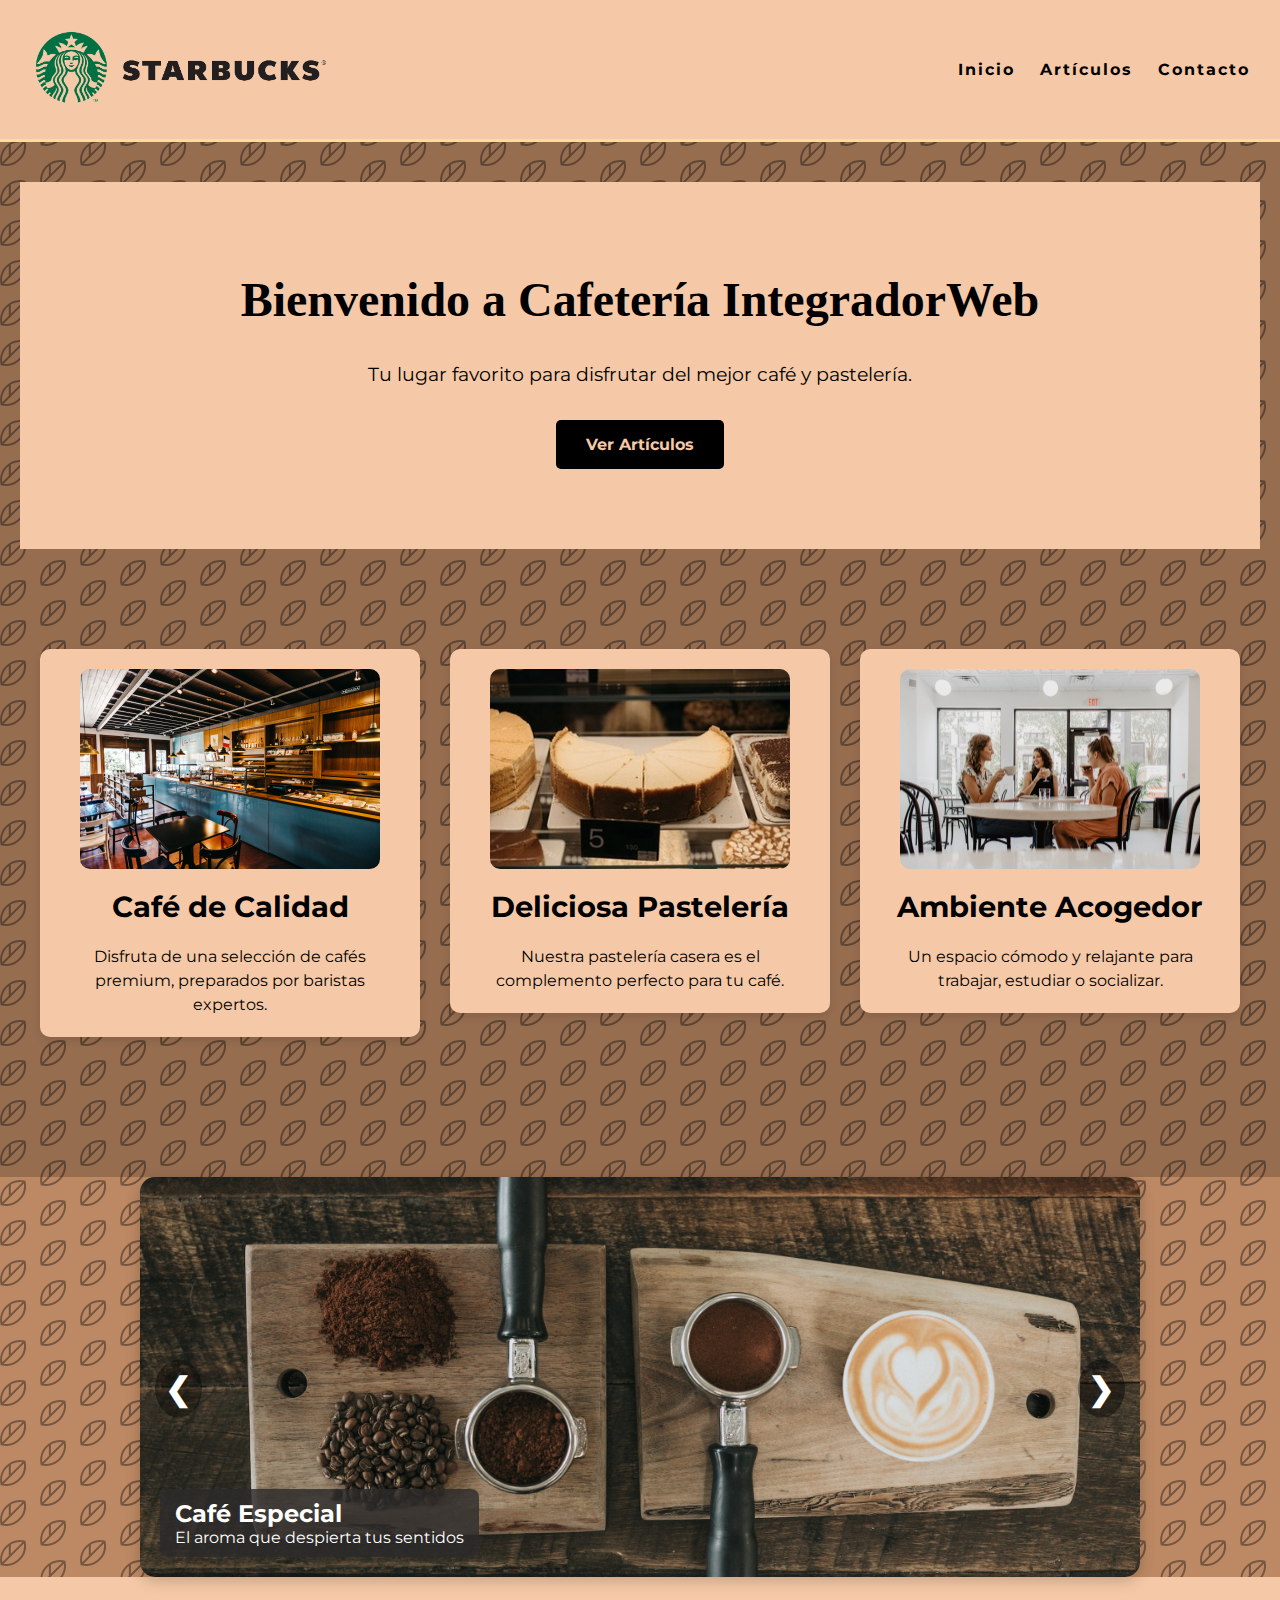
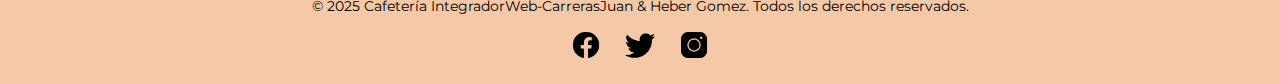
<file: index.html>
<!DOCTYPE html>
<html lang="es">
  <head>
    <meta charset="UTF-8" />
    <meta name="viewport" content="width=device-width, initial-scale=1.0" />
    <title>IntegradorWeb-Cafeteria</title>
    <link rel="stylesheet" href="css/estilo.css" />
    <link href="https://fonts.googleapis.com/css2?family=Montserrat:wght@500;700&display=swap" rel="stylesheet">
  </head>
  <body>
    <div class="wrapper">
    <!-- navbar -->
    <header>
      <nav class="navbar">
        <div class="logo"><img src="./img/logaso.png" alt="Logo Cafetería" /></div>
            <!-- Botón hamburguesa -->
          <button class="menu-toggle" aria-label="Abrir menú">
              ☰
             </button>
        <ul class="nav-links">
          <li><a href="index.html">Inicio</a></li>
          <li><a href="enlaces/articulos.html">Artículos</a></li>
          <li><a href="enlaces/contactos.html">Contacto</a></li>
        </ul>
      </nav>
    </header>
    <!-- main -->
    <main>
      <section class="hero">
        <h1>Bienvenido a Cafetería IntegradorWeb</h1>
        <p>Tu lugar favorito para disfrutar del mejor café y pastelería.</p>
        <a href="enlaces/articulos.html" class="btn">Ver Artículos</a>
      </section>
      <section class="features">
        <div class="feature">
          <img src="img/blog-2.jpg" alt="Café" />
          <h2>Café de Calidad</h2>
          <p>
            Disfruta de una selección de cafés premium, preparados por baristas
            expertos.
          </p>
        </div>
        <div class="feature">
          <img src="img/pasteleria.jpg" alt="Pastelería" />
          <h2>Deliciosa Pastelería</h2>
          <p>
            Nuestra pastelería casera es el complemento perfecto para tu café.
          </p>
        </div>
        <div class="feature">
          <img src="img/blog-1.jpg" alt="Ambiente" />
          <h2>Ambiente Acogedor</h2>
          <p>
            Un espacio cómodo y relajante para trabajar, estudiar o socializar.
          </p>
        </div>
      </section>
    </main>
    <!-- Carrusel -->
    <section class="carousel-section">
  <div class="carousel">

    <!-- Como El enunciado dice generar el carrusel con los slider desde un array por ende estos div no son necesarios -->
     <!-- Explicacion en carousel.js -->

     
    <!-- <div class="carousel-item active">
      <img src="img/gallery1.jpg" alt="Café especial" />
      <div class="carousel-caption">
        <h2>Café Especial</h2>
        <p>El aroma que despierta tus sentidos</p>
      </div>
    </div>
    <div class="carousel-item">
      <img src="img/gallery2.jpg" alt="Pastelería fresca" />
      <div class="carousel-caption">
        <h2>La mejor Calidad</h2>
        <p>Granos tratados y el mejor proceso de selección.</p>
      </div>
    </div>
    <div class="carousel-item">
      <img src="img/gallery3.jpg" alt="Ambiente" />
      <div class="carousel-caption">
        <h2>Con la mejor preparación</h2>
        <p>Baristas expertos a tu servicio.</p>
      </div>
    </div> -->
        <!-- Botones de control -->
    <button class="carousel-btn prev">&#10094;</button>
    <button class="carousel-btn next">&#10095;</button>
  </div>
    </section>
    <!-- footer -->
    <footer>
      <p>&copy; 2025 Cafetería IntegradorWeb-CarrerasJuan & Heber Gomez. Todos los derechos reservados.</p>
      <div class="social-media">
        <a href=""><img src="img/icons8-fb-50.png" alt="Facebook" /></a>
        <a href="#"><img src="img/icons8-twitter-50.png" alt="Twitter" /></a>
        <a href="#"><img src="img/icons8-instagram-50.png" alt="Instagram" /></a>
      </div>
    </footer>
    </div>
    <!-- Scripts -->
    <script src="js/carousel.js"></script>
    <script src="js/scrollreveal.js"></script>
  </body>
</html>
</file>
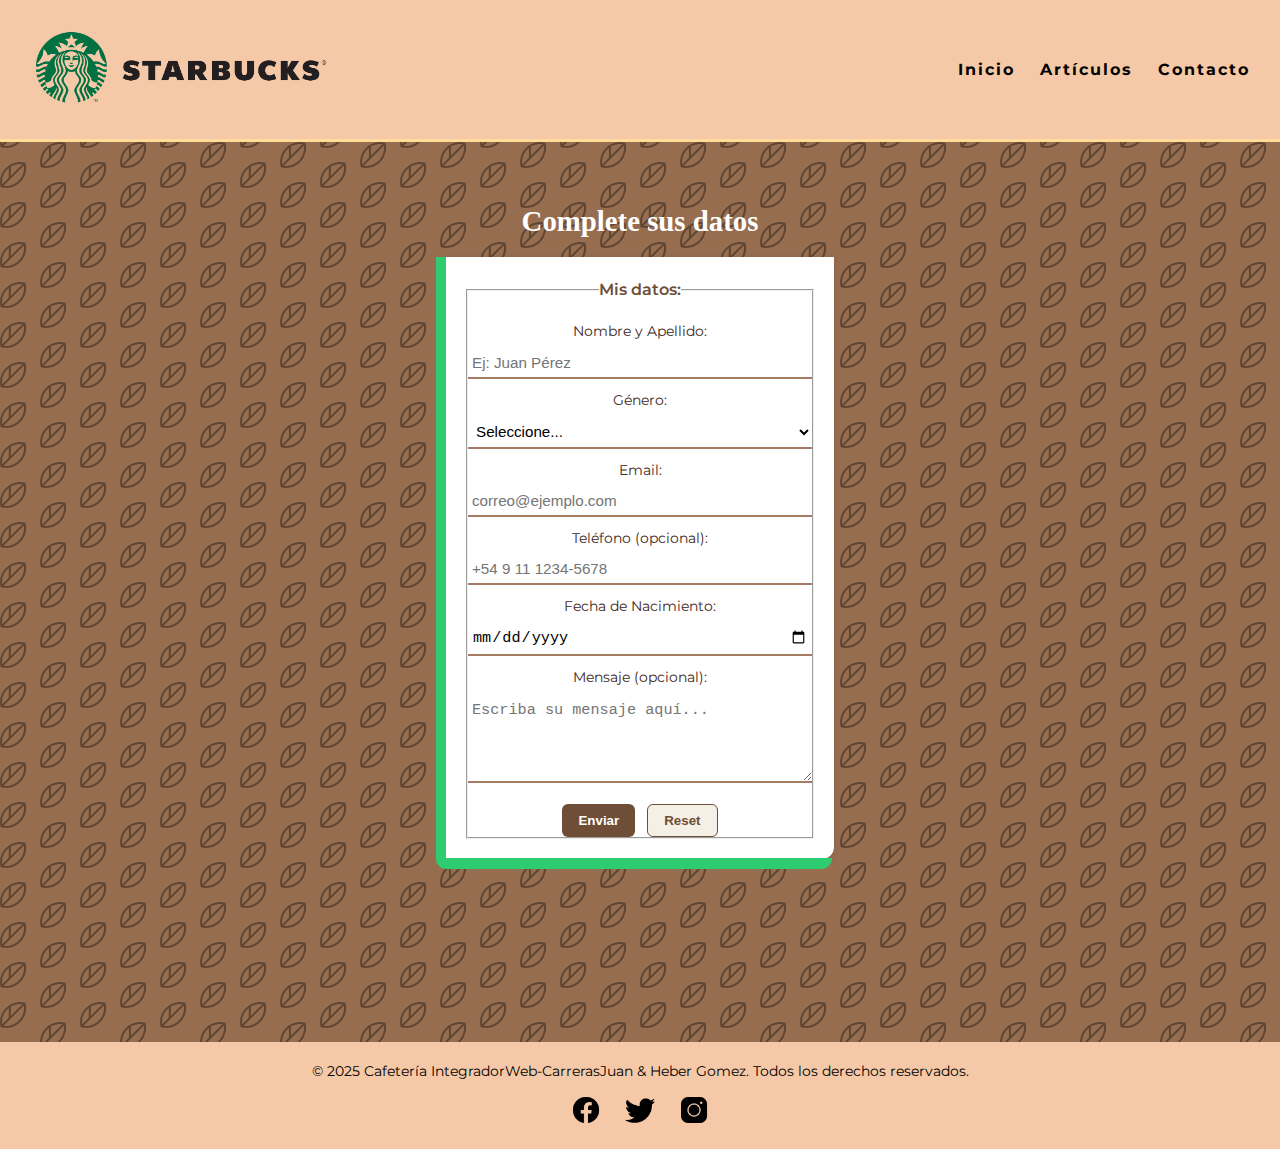
<file: enlaces/contactos.html>
<!DOCTYPE html>
<html lang="es">

<head>
  <meta charset="UTF-8" />
  <meta name="viewport" content="width=device-width, initial-scale=1.0" />
  <title>Contacto</title>
  <link rel="stylesheet" href="../css/estilo.css" />
  <link href="https://fonts.googleapis.com/css2?family=Montserrat:wght@500;700&display=swap" rel="stylesheet" />
</head>

<body>
  <!-- Navbar -->
  <header>
    <nav class="navbar">
      <div class="logo"> <a href="../index.html">
          <img src="../img/logaso.png" alt="Logo Cafetería" />
        </a>
      </div>
      <button class="menu-toggle" aria-label="Abrir menú">☰</button>
      <ul class="nav-links">
        <li><a href="../index.html">Inicio</a></li>
        <li><a href="articulos.html">Artículos</a></li>
        <li><a href="contactos.html">Contacto</a></li>
      </ul>
    </nav>
  </header>
  <!-- formulario -->
  <main class="wrapper">
    <section class="contacto">
      <div class="container">
        <h1>Complete sus datos</h1>

        <form class="card" id="contactoForm" novalidate>
          <fieldset>
            <legend>Mis datos:</legend>

            <!-- Nombre -->
            <label for="nombre">Nombre y Apellido:</label>
            <input id="nombre" name="nombre" type="text" placeholder="Ej: Juan Pérez" required minlength="10"
              maxlength="50" />
            <div class="help" id="help-nombre"></div>

            <!-- Género -->
            <label for="genero">Género:</label>
            <select id="genero" name="genero" required>
              <option value="" disabled selected>Seleccione...</option>
              <option value="masculino">Masculino</option>
              <option value="femenino">Femenino</option>
              <option value="otro">Otro</option>
            </select>
            <div class="help" id="help-genero"></div>

            <!-- Email -->
            <label for="email">Email:</label>
            <input id="email" name="email" type="email" placeholder="correo@ejemplo.com" required />
            <div class="help" id="help-email"></div>

            <!-- Teléfono -->
            <label for="telefono">Teléfono (opcional):</label>
            <input id="telefono" name="telefono" type="tel" placeholder="+54 9 11 1234-5678" />
            <div class="help" id="help-telefono"></div>

            <!-- Fecha -->
            <label for="nacimiento">Fecha de Nacimiento:</label>
            <input id="nacimiento" name="nacimiento" type="date" required min="1900-09-24" max="2025-09-24" />
            <div class="help" id="help-nacimiento"></div>

            <!-- Mensaje -->
            <label for="mensaje">Mensaje (opcional):</label>
            <textarea id="mensaje" name="mensaje" placeholder="Escriba su mensaje aquí..."></textarea>
            <div class="help" id="help-mensaje"></div>

            <div class="actions">
              <button type="submit">Enviar</button>
              <button type="reset">Reset</button>
            </div>
            <!-- Resultado de envío -->
            <div class="resultado-envio"></div>
          </fieldset>
        </form>
    </section>
  </main>

  <!-- footer -->
  <footer>
    <p>
      &copy; 2025 Cafetería IntegradorWeb-CarrerasJuan & Heber Gomez. Todos
      los derechos reservados.
    </p>
    <div class="social-media">
      <a href=""><img src="../img/icons8-fb-50.png" alt="Facebook" /></a>
      <a href="#"><img src="../img/icons8-twitter-50.png" alt="Twitter" /></a>
      <a href="#"><img src="../img/icons8-instagram-50.png" alt="Instagram" /></a>
    </div>
  </footer>
  <script src="../js/form.js"></script>
</body>

</html>
</file>
<file: css/estilo.css>
/* Wrapper para el contenido principal */
.wrapper {
  background-color: #bd8964;
  background-image:  url("data:image/svg+xml,%3Csvg xmlns='http://www.w3.org/2000/svg' viewBox='0 0 80 40' width='80' height='40'%3E%3Cpath fill='%23090909' fill-opacity='0.4' d='M0 40a19.96 19.96 0 0 1 5.9-14.11 20.17 20.17 0 0 1 19.44-5.2A20 20 0 0 1 20.2 40H0zM65.32.75A20.02 20.02 0 0 1 40.8 25.26 20.02 20.02 0 0 1 65.32.76zM.07 0h20.1l-.08.07A20.02 20.02 0 0 1 .75 5.25 20.08 20.08 0 0 1 .07 0zm1.94 40h2.53l4.26-4.24v-9.78A17.96 17.96 0 0 0 2 40zm5.38 0h9.8a17.98 17.98 0 0 0 6.67-16.42L7.4 40zm3.43-15.42v9.17l11.62-11.59c-3.97-.5-8.08.3-11.62 2.42zm32.86-.78A18 18 0 0 0 63.85 3.63L43.68 23.8zm7.2-19.17v9.15L62.43 2.22c-3.96-.5-8.05.3-11.57 2.4zm-3.49 2.72c-4.1 4.1-5.81 9.69-5.13 15.03l6.61-6.6V6.02c-.51.41-1 .85-1.48 1.33zM17.18 0H7.42L3.64 3.78A18 18 0 0 0 17.18 0zM2.08 0c-.01.8.04 1.58.14 2.37L4.59 0H2.07z'%3E%3C/path%3E%3C/svg%3E");
  background-repeat: repeat;
  min-height: 100vh;
  position: relative; 
}
/* Asegurar que las secciones no tapen el fondo */
header,
main,
.carousel-section,
footer {
  background-color: transparent;
}

/* Texto legible sobre fondo */
header, main, footer, .carousel-caption {
  color:#bd8964;
  background-color: rgba(44, 43, 43, 0.8);
}
/* --- Reset básico --- */ 
* { margin: 0; padding: 0; box-sizing: border-box; } 
    body { font-family: 'Poppins', sans-serif;background-color: #bd8964;}

/* --- Header/Nav --- */ 
.nav-links { 
  list-style: none; 
  display: flex; 
  gap: 25px; 
}

.nav-links a { 
  text-decoration: none; 
  color: #000; 
  font-family: 'Montserrat', sans-serif;  
  font-weight: 700;  
  letter-spacing: 2px; 
  transition: color 0.3s ease; 
}

.nav-links a:hover { 
  color: #13923e; 
}
/* responsive del nav + menu de hamburguesa*/
.menu-toggle {
  display: none;
  font-size: 2rem;
  cursor: pointer;
  background: none;
  border: none;
  color: #000;
  z-index: 10000; /* se asegura de que quede arriba */
  position: relative;
}

@media (max-width: 768px) {
  .menu-toggle {
    display: block;
  }

  .nav-links {
  display: none;
  flex-direction: column;
  background: #f5c9a7;
  position: fixed;   
  top: 0;
  right: 0;              
  width: 250px;  
  height: 100vh;   
  padding: 40px 20px;
  z-index: 9999;      
  border-radius: 0; 
  }

  .nav-links.active {
    display: flex;
  }

  .navbar .logo img {
    height: 70px; /* achica logo en mobile */
  }
    .navbar {
    justify-content: space-between; /* logo izq - hamburguesa der */
    padding: 20px;
  }

  .navbar .logo {
    position: static;   /* deja de ser absolute */
    transform: none;
  }

  .menu-toggle {
    margin-left: auto; /* asegura hamburguesa a la derecha */
    z-index: 20;
  }
}
/* logo */
.navbar {
  position: relative;
  display: flex;
  justify-content: flex-end; /* los links a la derecha */
  align-items: center;
  padding: 60px 30px;
  border-bottom: 3px solid #ffdd99;
  background-color: #f5c9a7;
}

.navbar .logo {
  position: absolute; 
  left: 20px;          
  top: 50%; 
  transform: translateY(-50%);
  z-index: 10;  
}

.navbar .logo img {
  height: 100px;       /* tamaño grande sin afectar navbar */
  width: auto;
}
/* --- Main --- */ 
main {
  position: relative; /* necesario para que main::before esté contenido */
  padding: 40px 20px;
  text-align: center;
  background-color: transparent; /* <-- importante: deja ver el pattern */
  color: #fffaf3;

}
main::before {
  content: "";
  position: absolute;
  inset: 0; 
  background: rgba(0,0,0,0.2);
  z-index: 0; /* queda detrás de main * */
  pointer-events: none;
}

main * {
  position: relative;
  z-index: 1;
} 

/* --- Section (Carrusel) --- */ 
.carousel-section {
  position: relative;
  width: 90%;
  max-width: 1000px;
  margin: 0px auto;     /* separación desde main y hacia footer */
  border-radius: 15px;
  overflow: hidden;
  box-shadow: 0 4px 15px rgba(0,0,0,0.2);
  min-height: 320px;
  background-color: transparent; /* <-- importante: deja ver el pattern */
  z-index: 1; /* se sitúa por encima del pseudo-elemento de main */
}

.carousel-item .overlay {
  position: absolute;
  inset: 0;
  background: rgba(0,0,0,0.12); /* opcional */
  z-index: 1;
}

.carousel-item,
.carousel-caption {
  z-index: 2;
  position: absolute; /* caption ya lo tenía */
}
.carousel-item img {
  width: 100%;
  height: 100%;
  object-fit: cover;
  display: block;
}
@media (max-width: 768px) {
  .carousel-section {
    min-height: 240px;
    margin: 20px auto;
    }
}
/*carousel*/
.carousel-section {
  position: relative;
  width: 90%;
  max-width: 1000px;
  border-radius: 15px;
  overflow: hidden;
  box-shadow: 0 4px 15px rgba(0,0,0,0.2);
  height: 400px;
}

.carousel-item {
  position: absolute;
  top: 0;
  left: 0;
  width: 100%;
  height: 100%;
  opacity: 0;
  transition: opacity 0.6s ease, transform 0.6s ease;
}

.carousel-item.active {
  opacity: 1;
  z-index: 2;
}

.carousel-item img {
  width: 100%;
  height: 100%;
  object-fit: cover;
  display: block;
}

.carousel-caption {
  position: absolute;
  bottom: 20px;
  left: 20px;
  color: #ffffff;
   font-family: 'Montserrat', sans-serif;
  background: #f5c9a7(0,0,0,0.35);
  padding: 10px 15px;
  border-radius: 8px;
  max-width: 60%;
}

@media (max-width: 768px) {
  .carousel-section {
    height: 250px;
  }
  .carousel-caption {
    font-size: 0.85rem;
    max-width: 80%;
    padding: 5px 10px;
  }
}
@media (max-width: 480px) {
  .carousel-caption {
    font-size: 0.75rem;
    max-width: 95%;
    left: 10px;
    bottom: 10px;
  }
}

/* --- Footer --- */ 
footer {
  background-color: #f5c9a7; 
  color: #000000;          
  text-align: center;
  padding: 20px 0;
}

footer p {
  margin-bottom: 15px;
  font-family: 'Montserrat', sans-serif;
  font-size: 0.9rem;
}

footer .social-media a {
  margin: 0 10px;
  display: inline-block;
  text-decoration: none; /* elimina subrayado */
  color: #000000;
}

footer .social-media a img {
  width: 30px;  /* tamaño de los íconos */
  height: 30px;
  transition: transform 0.3s ease;
}

footer .social-media a:hover img {
  transform: scale(1.1); /* efecto al pasar el mouse */
}
/* --- Responsive --- */ 
@media (max-width: 768px) { 
    .navbar { flex-direction: column; gap: 15px; } 
    .nav-links { flex-direction: column; gap: 10px; } 
    main h1 { font-size: 2rem; } 
    main p { font-size: 1rem; } 
    .carousel { flex-direction: column; } 
    .carousel img { width: 100%; } 
}
/* imagenes */
 .feature img {
  width: 100%;         
  max-width: 300px;    
  height: 200px;       
  object-fit: cover;   
  border-radius: 10px;
  display: block;
  margin: 0 auto 15px; 
} 
 /* ScrollReveal */
 .features {
  display: flex;
  justify-content: space-between;
  align-items: flex-start;
  gap: 20px;
  margin: 40px 0;
}

/* Estilo base de cada feature */
.feature {
  opacity: 0;
  width: 30%;
  transition: all 1s ease-out;
}

/* Posiciones iniciales según orden */
.feature:nth-child(1) {
  transform: translateX(-100px); 
}
.feature:nth-child(2) {
  transform: translateX(100px); 
}
.feature:nth-child(3) {
  transform: translateX(-100px); 
}

/* Clase para mostrar cuando aparezca */
.feature.show {
  opacity: 1;
  transform: translateX(0);
}

/* Responsive */
@media (max-width: 768px) {
  .features {
    flex-direction: column;
    align-items: center;
  }

  .feature {
    width: 80%;
    transform: translateX(0) !important; /* ignora izquierda/derecha */
  }
}


/* Botones de control */
.carousel-btn {
  position: absolute;
  top: 50%;
  transform: translateY(-30%);
  background: rgba(0,0,0,0.4);
  color: #fff;
  border: none;
  font-size: 2rem;
  padding: 10px;
  cursor: pointer;
  border-radius: 50%;
  z-index: 3;
  transition: background 0.3s;
}

.carousel-btn:hover {
  background: rgba(0,0,0,0.7);
}

.carousel-btn.prev {
  left: 15px;
}

.carousel-btn.next {
  right: 15px;
}

/* Color y estilo de fuente a las letras del main */
/* Fuente general para el main */
main {
  font-family: 'Montserrat', sans-serif; 
  color: #3e2723; 
  line-height: 1.6;
}

/* Sección Hero */
.hero {
  text-align: center;
  padding: 80px 20px;
  background-color: #f5c9a7; 
}

.hero h1 {
  font-size: 3rem;
  color: #000000; 
  margin-bottom: 20px;
}

.hero p {
  font-size: 1.2rem;
  color: #000000; 
  margin-bottom: 30px;
}

.hero .btn {
  display: inline-block;
  padding: 12px 30px;
  background-color: #000000; 
  color: #f5c9a7;
  text-decoration: none;
  font-weight: bold;
  border-radius: 5px;
  transition: background-color 0.3s ease;
}

.hero .btn:hover {
  background-color: #13923e; 
}
@media (max-width: 768px) {
  .hero {
    padding: 40px 15px;
  }
  .hero h1 {
    font-size: 2rem;
  }
  .hero p {
    font-size: 1rem;
  }
}

/* Sección Features */
.features {
  display: flex;
  justify-content: space-around;
  padding: 60px 20px;
  gap: 30px;
  flex-wrap: wrap;
}

.feature {
  flex: 1 1 300px;
  background-color: #f5c9a7; 
  padding: 20px;
  border-radius: 10px;
  text-align: center;
  box-shadow: 0 4px 8px rgba(0,0,0,0.1);
  transition: transform 0.3s ease;
}

.feature:hover {
  transform: translateY(-5px);
}

.feature h2 {
  font-size: 1.8rem;
  color: #000000;
  margin: 15px 0;
}

.feature p {
  font-size: 1rem;
  color: #000000;
  line-height: 1.5;
}

/* Seccion Articulos */
.productos {
  padding: 60px 20px;
  background-color: #f5c9a7;
}

.productos h2 {
  text-align: center;
  margin-bottom: 40px;
  color: #000000;
}

.grid-productos {
  display: grid;
  grid-template-columns: repeat(auto-fill, minmax(250px, 1fr));
  gap: 20px;
}

.producto {
  background-color: #ffffff;
  border-radius: 10px;
  padding: 20px;
  text-align: center;
  box-shadow: 0 4px 8px rgba(0,0,0,0.1);
}

.producto img {
  max-width: 100%;
  border-radius: 10px 10px 0 0;
}

.producto h3 {
  margin: 15px 0;
  color: #000000;
}

.producto .categoria {
  font-size: 0.9rem;
  color: #888888;
}

.producto .precio {
  font-size: 1.2rem;
  color: #000000;
  margin: 10px 0;
}

.producto .btn-agregar {
  background-color: #000000;
  color: #f5c9a7;
  border: none;
  padding: 10px 15px;
  border-radius: 5px;
  cursor: pointer;
  transition: background-color 0.3s ease;
}

.producto .btn-agregar:hover {
  background-color: #13923e;
}

/* Formulario de contacto */
body {
  font-family: 'Poppins', sans-serif;
  background: #f5f0e6; /* fondo cálido */
  color: #2e2e2e;
}

.container {
  max-width: 420px;
  margin: 0 auto;
  padding: 16px;
}

h1 {
  text-align: center;
  font-size: 1.8rem;
  margin-bottom: 0.8rem;
  font-family: 'Playfair Display', serif;
  color: #ffffff;
}

.card {
  position: relative;
  background: #fff;
  border-radius: 0 0 12px 0;
  padding: 20px;
  box-shadow: 0 2px 6px rgba(0,0,0,0.1);
  z-index: 1;
}

/* franja inferior */
.card::before {
  content: "";
  position: absolute;
  left: 0;               
  right: 2px;
  bottom: -10px;
  height: 11px;
  background: #2ecc71;   /* verde */
  border-radius: 0 0 13px 0; /* curva solo en esquina derecha */
  z-index: -1;
}

/* reborde lateral izquierdo */
.card::after {
  content: "";
  position: absolute;
  top: 0px;
  bottom: -10px;         /* baja hasta la misma altura que la base */
  left: -10px;
  width: 10px;
  background: #2ecc71;
  border-radius: 0 0 0 12px; /* curva en la esquina inferior izquierda */
  z-index: -1;
}

legend {
  font-weight: 600;
  color: #6f4e37;
  margin-bottom: 8px;
}

label {
  display: block;
  font-size: 0.9rem;
  margin: 10px 0 4px;
}

input[type="text"],
input[type="email"],
input[type="tel"],
input[type="date"],
select,
textarea {
  width: 100%;
  box-sizing: border-box;
  border: none;
  border-bottom: 2px solid #a47c61;
  background: transparent;
  padding: 6px 4px;
  font-size: 0.95rem;
  outline: none;
  transition: border-color 0.3s;
}

input:focus,
select:focus,
textarea:focus {
  border-bottom-color:  #13923e; /* verde acento */
}

textarea {
  min-height: 90px;
  resize: vertical;
  padding-top: 8px;
}

.help {
  font-size: 0.75rem;
  color: #666;
  margin-top: 4px;
}

.actions {
  display: flex;
  gap: 12px;
  justify-content: center;
  margin-top: 14px;
}

button {
  padding: 8px 16px;
  border-radius: 6px;
  border: none;
  cursor: pointer;
  font-weight: 600;
  transition: background 0.3s, transform 0.1s;
}

button:hover {
  transform: scale(1.03);
}

button[type="submit"] {
  background: #6f4e37; /* marrón oscuro */
  color: #fff;
}
button[type="submit"]:hover {
  background:  #13923e; /* verde del logo */
  color: #fff;
}

button[type="reset"] {
  background: #f5f0e6;
  color: #6f4e37;
  border: 1px solid #6f4e37;
}
button[type="reset"]:hover {
  background:  #13923e; /* verde del logo */
  color: #fff;
  border-color:  #13923e;
}
@media (max-width: 480px) {
  .container { padding: 0 12px; }
}
</file>
